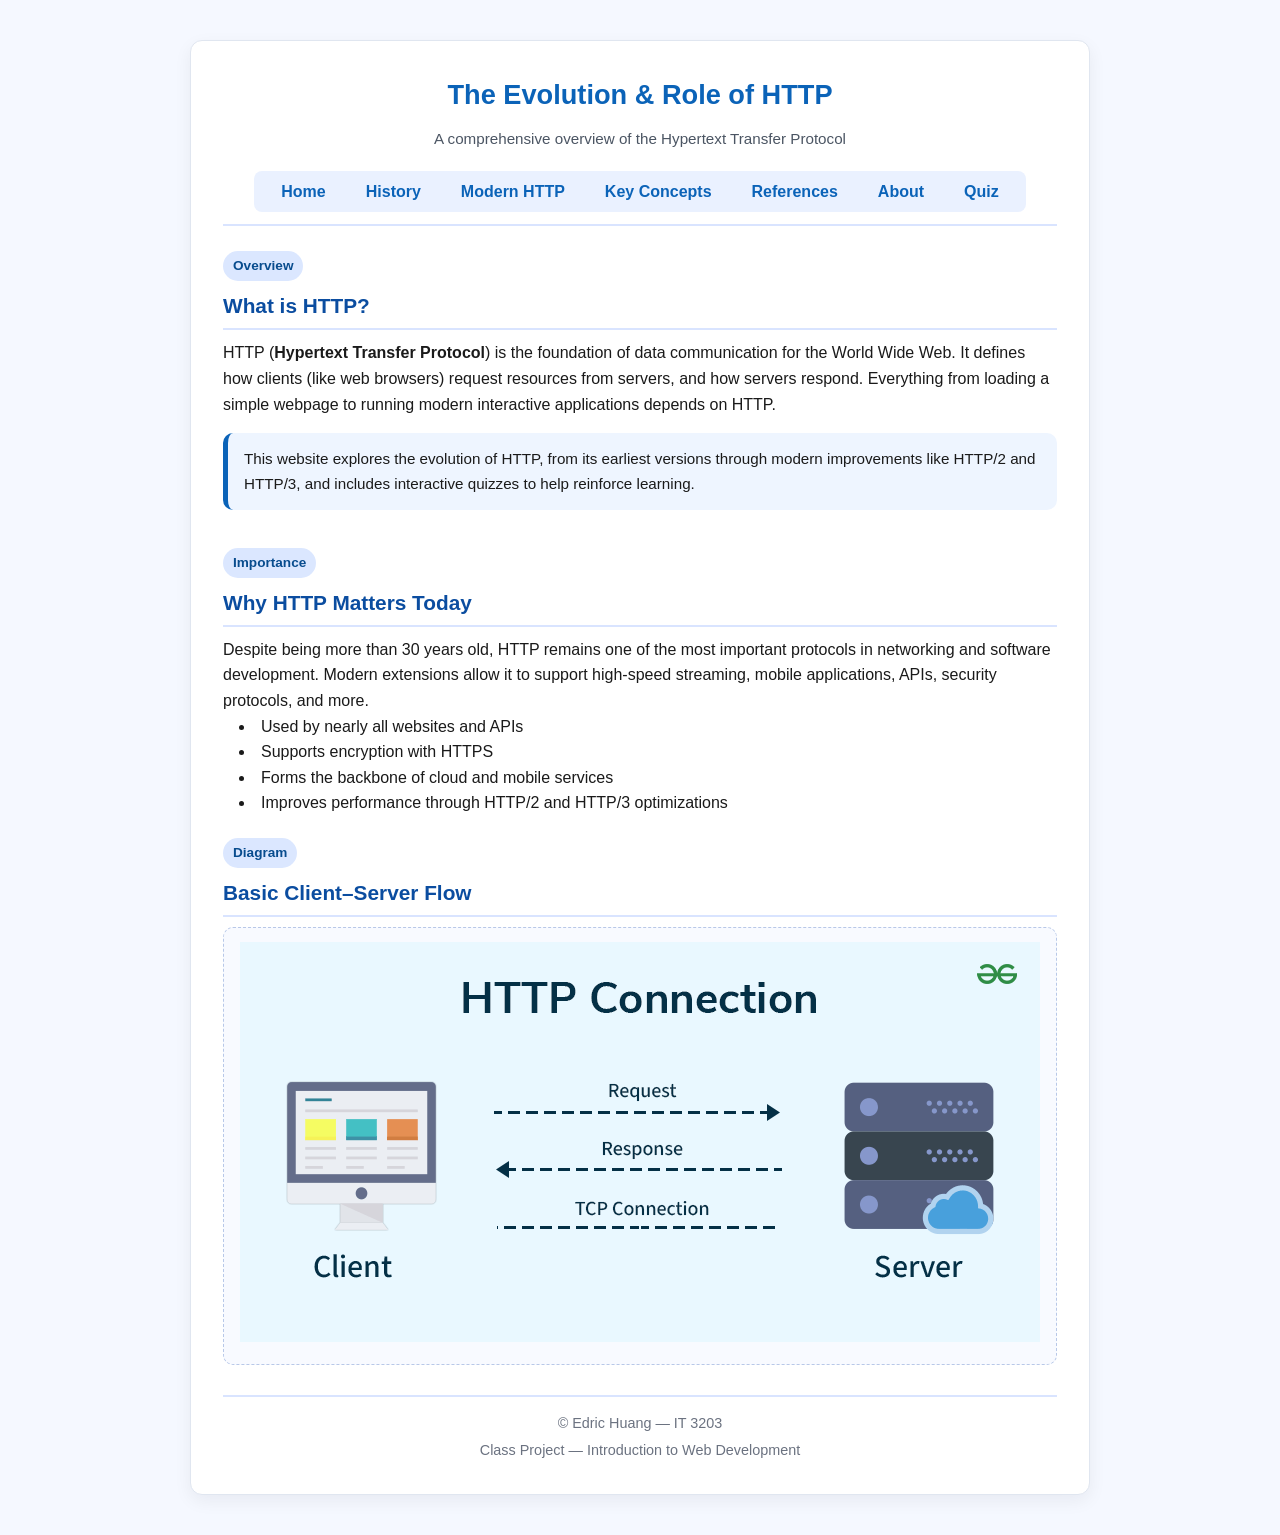
<file: Index.html>
<!doctype html>
<html lang="en">

<head>
  <meta charset="utf-8" />
  <meta name="viewport" content="width=device-width,initial-scale=1" />

  <!--
    index.html
    Home page for the HTTP project website.
    Provides an introduction, overview, and links to all other sections.
  -->

  <title>Home — Evolution & Role of HTTP</title>

  <!-- Link to main stylesheet -->
  <link rel="stylesheet" href="style.css">
</head>

<body>
  <!-- Main container limits the width and centers content -->
  <div class="container">

    <!-- ===========================
         HEADER & NAVIGATION SECTION
         Shows site title and navigation bar
    ============================ -->
    <header id="main-header">
      <h1 class="fade-in">The Evolution & Role of HTTP</h1>
      <p class="small fade-in">A comprehensive overview of the Hypertext Transfer Protocol</p>

      <!-- Primary navigation menu used on all pages -->
      <nav aria-label="Main site navigation">
        <ul>
          <li><a href="index.html">Home</a></li>
          <li><a href="history.html">History</a></li>
          <li><a href="modern.html">Modern HTTP</a></li>
          <li><a href="concepts.html">Key Concepts</a></li>
          <li><a href="references.html">References</a></li>
          <li><a href="about.html">About</a></li>
          <li><a href="quiz.html">Quiz</a></li>
        </ul>
      </nav>
    </header>


    <!-- ===========================
         MAIN CONTENT SECTION
         Introduces the topic of HTTP
    ============================ -->
    <main class="article">

      <!-- Intro Section -->
      <section class="fade-in">
        <span class="section-badge">Overview</span>
        <h2>What is HTTP?</h2>

        <p>
          HTTP (<strong>Hypertext Transfer Protocol</strong>) is the foundation of data communication for
          the World Wide Web. It defines how clients (like web browsers) request resources from servers,
          and how servers respond. Everything from loading a simple webpage to running modern interactive
          applications depends on HTTP.
        </p>

        <div class="info-box">
          This website explores the evolution of HTTP, from its earliest versions through modern
          improvements like HTTP/2 and HTTP/3, and includes interactive quizzes to help reinforce learning.
        </div>
      </section>


      <!-- Why HTTP Matters -->
      <section class="fade-in">
        <span class="section-badge">Importance</span>
        <h2>Why HTTP Matters Today</h2>

        <p>
          Despite being more than 30 years old, HTTP remains one of the most important protocols in
          networking and software development. Modern extensions allow it to support high-speed
          streaming, mobile applications, APIs, security protocols, and more.
        </p>

        <ul>
          <li>Used by nearly all websites and APIs</li>
          <li>Supports encryption with HTTPS</li>
          <li>Forms the backbone of cloud and mobile services</li>
          <li>Improves performance through HTTP/2 and HTTP/3 optimizations</li>
        </ul>
      </section>


      <!-- Diagram / Image Placeholder -->
      <section class="fade-in">
        <span class="section-badge">Diagram</span>
        <h2>Basic Client–Server Flow</h2>

        <div class="figure">
          <img src="1_x0CdGZPOsESRd7Brs_Pgtw.gif" alt="1_x0CdGZPOsESRd7Brs_Pgtw.gif" style="max-width:100%;height:auto;">
        </div>
      </section>

    </main>


    <!-- ===========================
         FOOTER SECTION
         Appears on all site pages
    ============================ -->
    <footer class="site-footer fade-in">
      <div class="small">© Edric Huang — IT 3203</div>
      <div class="small">
        Class Project — Introduction to Web Development
      </div>
    </footer>

  </div>
</body>

</html>
</file>
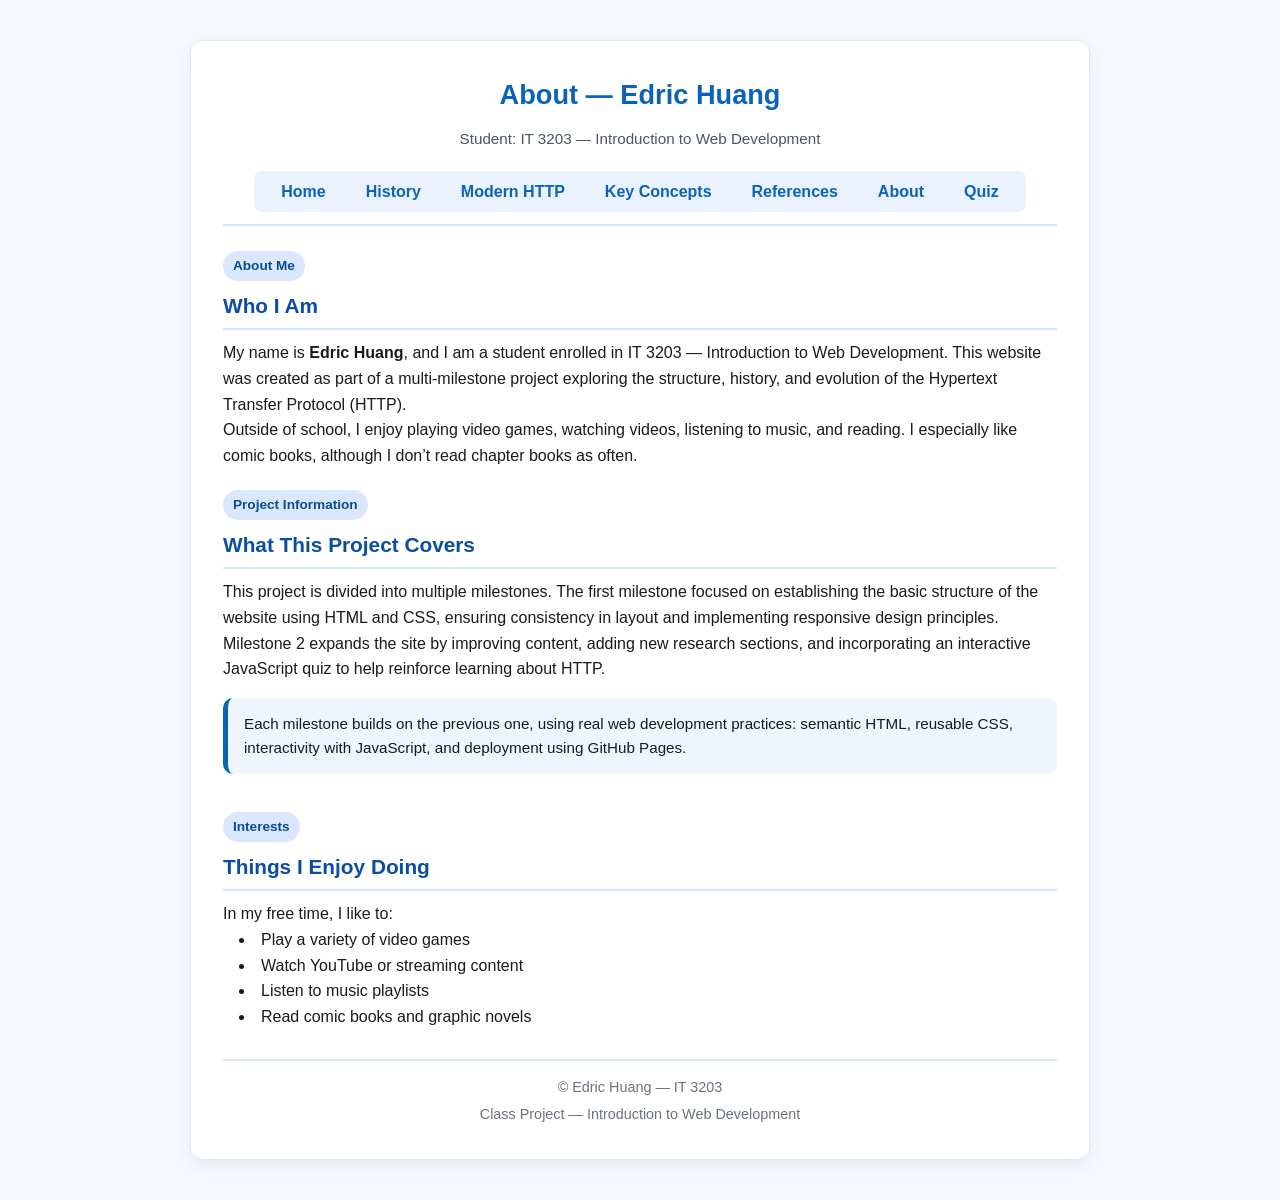
<file: About.html>
<!doctype html>
<html lang="en">

<head>
  <meta charset="utf-8" />
  <meta name="viewport" content="width=device-width,initial-scale=1" />

  <!--
    about.html
    Provides background about the student author (which is me) and explains the
    purpose of the project.
  -->

  <title>About — Edric Huang</title>

  <!-- Global stylesheet -->
  <link rel="stylesheet" href="style.css">
</head>

<body>
  <!-- Main layout wrapper -->
  <div class="container">

    <!-- ==========================================
         HEADER + NAVIGATION
    =========================================== -->
    <header id="main-header">
      <h1 class="fade-in">About — Edric Huang</h1>
      <p class="small fade-in">Student: IT 3203 — Introduction to Web Development</p>

      <!-- Site navigation shared across all pages -->
      <nav aria-label="Main site navigation">
        <ul>
          <li><a href="index.html">Home</a></li>
          <li><a href="history.html">History</a></li>
          <li><a href="modern.html">Modern HTTP</a></li>
          <li><a href="concepts.html">Key Concepts</a></li>
          <li><a href="references.html">References</a></li>
          <li><a href="about.html">About</a></li>
          <li><a href="quiz.html">Quiz</a></li>
        </ul>
      </nav>
    </header>


    <!-- ==========================================
         MAIN CONTENT AREA
         Includes author info + project background
    =========================================== -->
    <main class="article">

      <!-- About the author -->
      <section class="fade-in">
        <span class="section-badge">About Me</span>
        <h2>Who I Am</h2>

        <p>
          My name is <strong>Edric Huang</strong>, and I am a student enrolled in IT 3203 —
          Introduction to Web Development. This website was created as part of a multi-milestone
          project exploring the structure, history, and evolution of the Hypertext Transfer Protocol (HTTP).
        </p>

        <p>
          Outside of school, I enjoy playing video games, watching videos, listening to music, and reading.
          I especially like comic books, although I don’t read chapter books as often.
        </p>
      </section>


      <!-- Project details -->
      <section class="fade-in">
        <span class="section-badge">Project Information</span>
        <h2>What This Project Covers</h2>

        <p>
          This project is divided into multiple milestones. The first milestone focused on establishing
          the basic structure of the website using HTML and CSS, ensuring consistency in layout and
          implementing responsive design principles.
        </p>

        <p>
          Milestone 2 expands the site by improving content, adding new research sections,
          and incorporating an interactive JavaScript quiz to help reinforce learning about HTTP.
        </p>

        <div class="info-box">
          Each milestone builds on the previous one, using real web development practices:
          semantic HTML, reusable CSS, interactivity with JavaScript, and deployment using GitHub Pages.
        </div>
      </section>


      <!-- Extra personal interests section -->
      <section class="fade-in">
        <span class="section-badge">Interests</span>
        <h2>Things I Enjoy Doing</h2>

        <p>
          In my free time, I like to:
        </p>

        <ul>
          <li>Play a variety of video games</li>
          <li>Watch YouTube or streaming content</li>
          <li>Listen to music playlists</li>
          <li>Read comic books and graphic novels</li>
        </ul>
      </section>

    </main>


    <!-- ==========================================
         FOOTER
    =========================================== -->
    <footer class="site-footer fade-in">
      <div class="small">© Edric Huang — IT 3203</div>
      <div class="small">
        Class Project — Introduction to Web Development
      </div>
    </footer>

  </div>
</body>

</html>
</file>
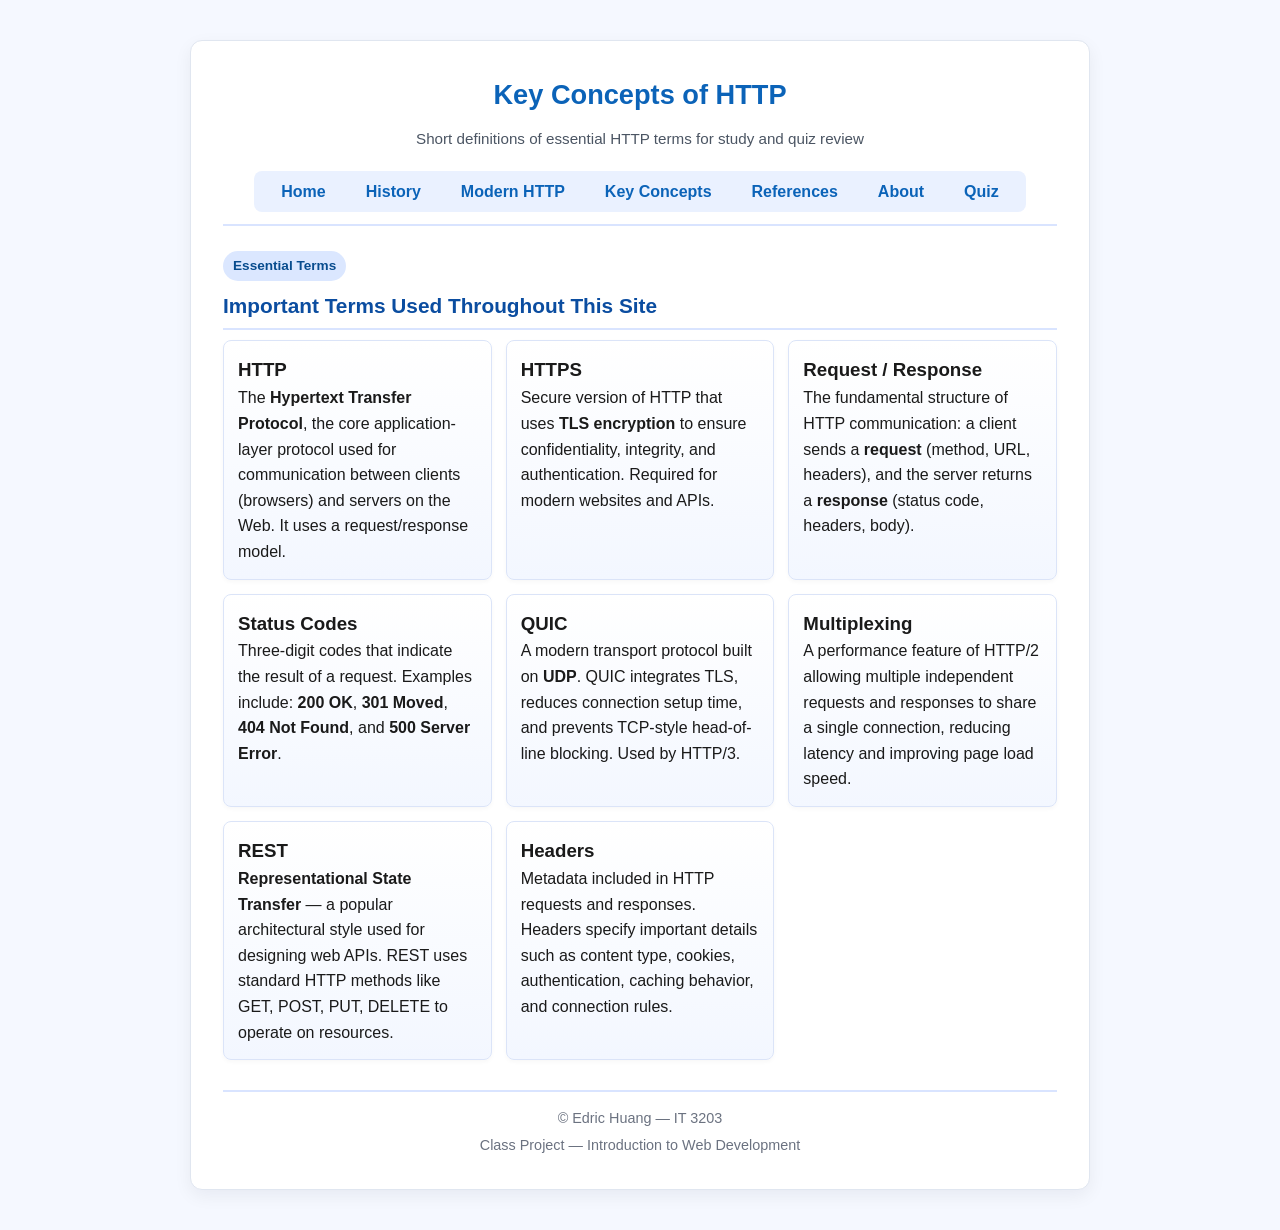
<file: concepts.html>
<!doctype html>
<html lang="en">

<head>
  <meta charset="utf-8" />
  <meta name="viewport" content="width=device-width,initial-scale=1" />

  <!--
    concepts.html
    Provides key vocabulary and foundational concepts related to HTTP.
  -->

  <title>Key Concepts — HTTP Fundamentals</title>

  <!-- Global stylesheet -->
  <link rel="stylesheet" href="style.css">
</head>

<body>
  <!-- Page container for layout and centering -->
  <div class="container">

    <!-- ==========================================
         HEADER + NAVIGATION
    =========================================== -->
    <header id="main-header">
      <h1 class="fade-in">Key Concepts of HTTP</h1>
      <p class="small fade-in">Short definitions of essential HTTP terms for study and quiz review</p>

      <nav aria-label="Main site navigation">
        <ul>
          <li><a href="index.html">Home</a></li>
          <li><a href="history.html">History</a></li>
          <li><a href="modern.html">Modern HTTP</a></li>
          <li><a href="concepts.html">Key Concepts</a></li>
          <li><a href="references.html">References</a></li>
          <li><a href="about.html">About</a></li>
          <li><a href="quiz.html">Quiz</a></li>
        </ul>
      </nav>
    </header>


    <!-- ==========================================
         MAIN CONTENT AREA
         Presents key definitions in card layout grid.
    =========================================== -->
    <main class="article">

      <section class="fade-in">
        <span class="section-badge">Essential Terms</span>
        <h2>Important Terms Used Throughout This Site</h2>

        <!-- Grid layout for concept cards -->
        <div class="concepts-grid">

          <!-- Each card explains one HTTP-related term -->

          <div class="concept-card fade-in">
            <h3>HTTP</h3>
            <p>
              The <strong>Hypertext Transfer Protocol</strong>, the core application-layer protocol used for
              communication between clients (browsers) and servers on the Web. It uses a request/response model.
            </p>
          </div>

          <div class="concept-card fade-in">
            <h3>HTTPS</h3>
            <p>
              Secure version of HTTP that uses <strong>TLS encryption</strong> to ensure confidentiality,
              integrity, and authentication. Required for modern websites and APIs.
            </p>
          </div>

          <div class="concept-card fade-in">
            <h3>Request / Response</h3>
            <p>
              The fundamental structure of HTTP communication: a client sends a <strong>request</strong>
              (method, URL, headers), and the server returns a <strong>response</strong> (status code, headers, body).
            </p>
          </div>

          <div class="concept-card fade-in">
            <h3>Status Codes</h3>
            <p>
              Three-digit codes that indicate the result of a request. Examples include:
              <strong>200 OK</strong>, <strong>301 Moved</strong>, <strong>404 Not Found</strong>,
              and <strong>500 Server Error</strong>.
            </p>
          </div>

          <div class="concept-card fade-in">
            <h3>QUIC</h3>
            <p>
              A modern transport protocol built on <strong>UDP</strong>. QUIC integrates TLS, reduces
              connection setup time, and prevents TCP-style head-of-line blocking. Used by HTTP/3.
            </p>
          </div>

          <div class="concept-card fade-in">
            <h3>Multiplexing</h3>
            <p>
              A performance feature of HTTP/2 allowing multiple independent requests and responses to
              share a single connection, reducing latency and improving page load speed.
            </p>
          </div>

          <div class="concept-card fade-in">
            <h3>REST</h3>
            <p>
              <strong>Representational State Transfer</strong> — a popular architectural style used for
              designing web APIs. REST uses standard HTTP methods like GET, POST, PUT, DELETE to operate on resources.
            </p>
          </div>

          <!-- Additional card for completeness -->
          <div class="concept-card fade-in">
            <h3>Headers</h3>
            <p>
              Metadata included in HTTP requests and responses. Headers specify important details such as
              content type, cookies, authentication, caching behavior, and connection rules.
            </p>
          </div>

        </div>
      </section>

    </main>


    <!-- ==========================================
         FOOTER
    =========================================== -->
    <footer class="site-footer fade-in">
      <div class="small">© Edric Huang — IT 3203</div>
      <div class="small">
        Class Project — Introduction to Web Development
      </div>
    </footer>

  </div>
</body>

</html>
</file>
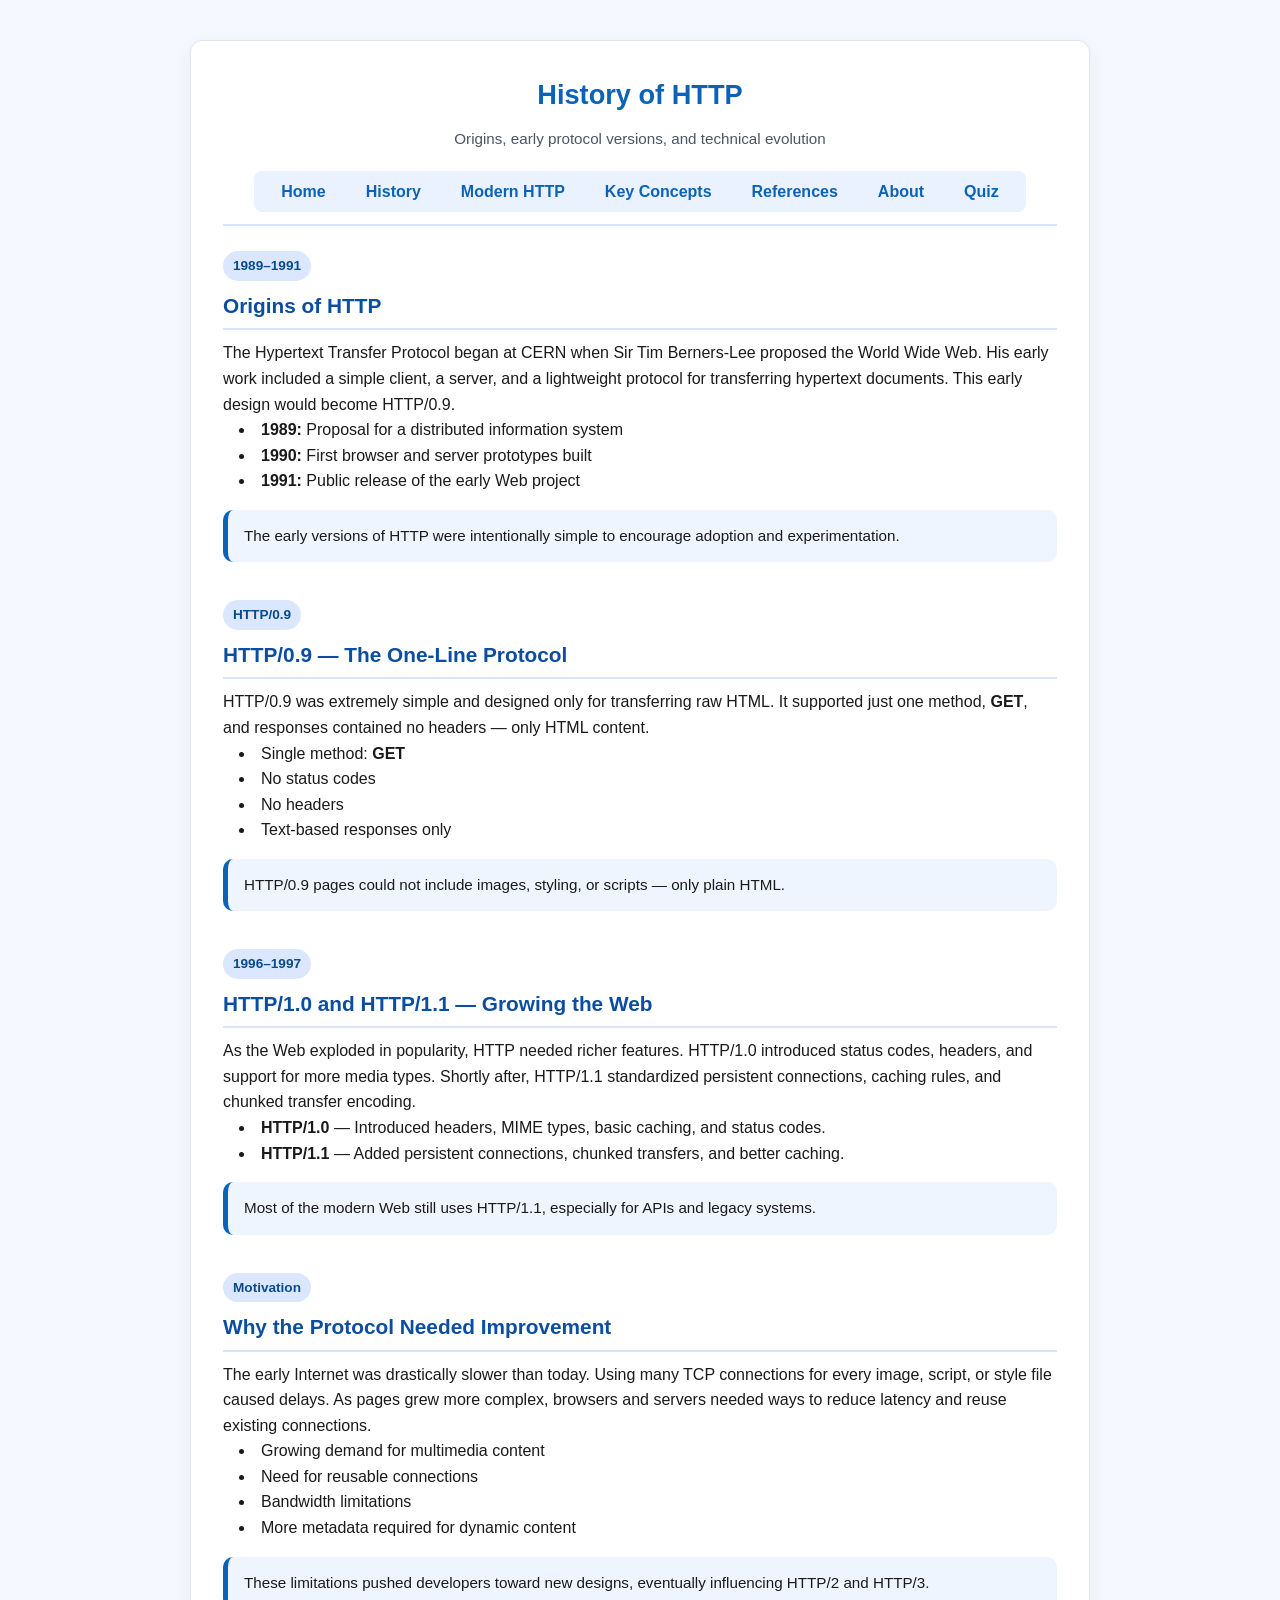
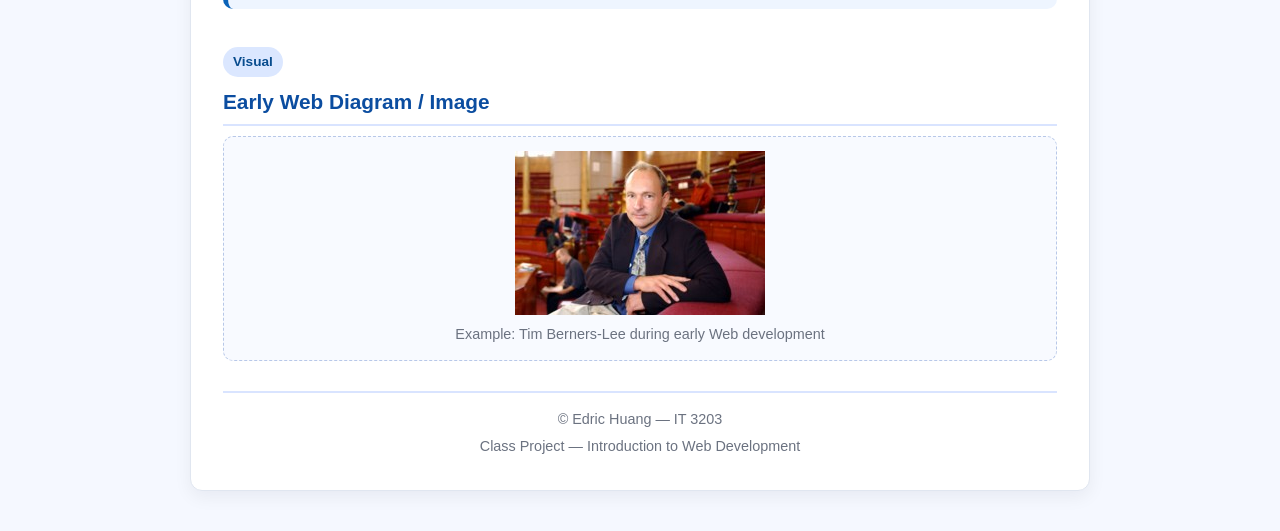
<file: Concepts.html>
<!doctype html>
<html lang="en">

<head>
  <meta charset="utf-8" />
  <meta name="viewport" content="width=device-width,initial-scale=1" />

  <!--
    history.html
    Explains the origins and evolution of early HTTP versions.
  -->

  <title>History of HTTP — Early Development & Versions</title>

  <!-- Link to global stylesheet -->
  <link rel="stylesheet" href="style.css">
</head>

<body>
  <div class="container">

    <!-- ==========================================
         HEADER SECTION
         Title + Navigation menu 
    =========================================== -->
    <header id="main-header">
      <h1 class="fade-in">History of HTTP</h1>
      <p class="small fade-in">Origins, early protocol versions, and technical evolution</p>

      <!-- Full navigation bar -->
      <nav aria-label="Main site navigation">
        <ul>
          <li><a href="index.html">Home</a></li>
          <li><a href="history.html">History</a></li>
          <li><a href="modern.html">Modern HTTP</a></li>
          <li><a href="concepts.html">Key Concepts</a></li>
          <li><a href="references.html">References</a></li>
          <li><a href="about.html">About</a></li>
          <li><a href="quiz.html">Quiz</a></li>
        </ul>
      </nav>
    </header>


    <!-- ==========================================
         MAIN CONTENT AREA
         Covers HTTP/0.9, HTTP/1.0, HTTP/1.1
    =========================================== -->
    <main class="article">

      <!-- Origins -->
      <section class="fade-in">
        <span class="section-badge">1989–1991</span>
        <h2>Origins of HTTP</h2>

        <!-- Introductory paragraph describing early development -->
        <p>
          The Hypertext Transfer Protocol began at CERN when Sir Tim Berners-Lee proposed the World Wide Web.
          His early work included a simple client, a server, and a lightweight protocol for transferring hypertext
          documents. This early design would become HTTP/0.9.
        </p>

        <ul>
          <li><strong>1989:</strong> Proposal for a distributed information system</li>
          <li><strong>1990:</strong> First browser and server prototypes built</li>
          <li><strong>1991:</strong> Public release of the early Web project</li>
        </ul>

        <div class="info-box">
          The early versions of HTTP were intentionally simple to encourage adoption and experimentation.
        </div>
      </section>


      <!-- HTTP/0.9 -->
      <section class="fade-in">
        <span class="section-badge">HTTP/0.9</span>
        <h2>HTTP/0.9 — The One-Line Protocol</h2>

        <p>
          HTTP/0.9 was extremely simple and designed only for transferring raw HTML. It supported just one method,
          <strong>GET</strong>, and responses contained no headers — only HTML content.
        </p>

        <ul>
          <li>Single method: <strong>GET</strong></li>
          <li>No status codes</li>
          <li>No headers</li>
          <li>Text-based responses only</li>
        </ul>

        <div class="info-box">
          HTTP/0.9 pages could not include images, styling, or scripts — only plain HTML.
        </div>
      </section>


      <!-- HTTP/1.0 + HTTP/1.1 -->
      <section class="fade-in">
        <span class="section-badge">1996–1997</span>
        <h2>HTTP/1.0 and HTTP/1.1 — Growing the Web</h2>

        <p>
          As the Web exploded in popularity, HTTP needed richer features. HTTP/1.0 introduced status codes,
          headers, and support for more media types. Shortly after, HTTP/1.1 standardized persistent connections,
          caching rules, and chunked transfer encoding.
        </p>

        <ul>
          <li><strong>HTTP/1.0</strong> — Introduced headers, MIME types, basic caching, and status codes.</li>
          <li><strong>HTTP/1.1</strong> — Added persistent connections, chunked transfers, and better caching.</li>
        </ul>

        <div class="info-box">
          Most of the modern Web still uses HTTP/1.1, especially for APIs and legacy systems.
        </div>
      </section>


      <!-- Why the protocol changed -->
      <section class="fade-in">
        <span class="section-badge">Motivation</span>
        <h2>Why the Protocol Needed Improvement</h2>

        <p>
          The early Internet was drastically slower than today. Using many TCP connections for every image,
          script, or style file caused delays. As pages grew more complex, browsers and servers needed ways
          to reduce latency and reuse existing connections.
        </p>

        <ul>
          <li>Growing demand for multimedia content</li>
          <li>Need for reusable connections</li>
          <li>Bandwidth limitations</li>
          <li>More metadata required for dynamic content</li>
        </ul>

        <div class="info-box">
          These limitations pushed developers toward new designs, eventually influencing HTTP/2 and HTTP/3.
        </div>
      </section>


      <!-- Image placeholder -->
      <section class="fade-in">
        <span class="section-badge">Visual</span>
        <h2>Early Web Diagram / Image</h2>

        <div class="figure">
          <!-- place Image/folder picture related here -->
          <img src="2001-europaeum-eighth.jpg" alt="Historical photo placeholder" style="max-width:100%;height:auto;">
          <p class="small">Example: Tim Berners-Lee during early Web development</p>
        </div>
      </section>

    </main>


    <!-- ==========================================
         FOOTER
    =========================================== -->
    <footer class="site-footer fade-in">
      <div class="small">© Edric Huang — IT 3203</div>
      <div class="small">
        Class Project — Introduction to Web Development
      </div>
    </footer>

  </div>
</body>

</html>
</file>
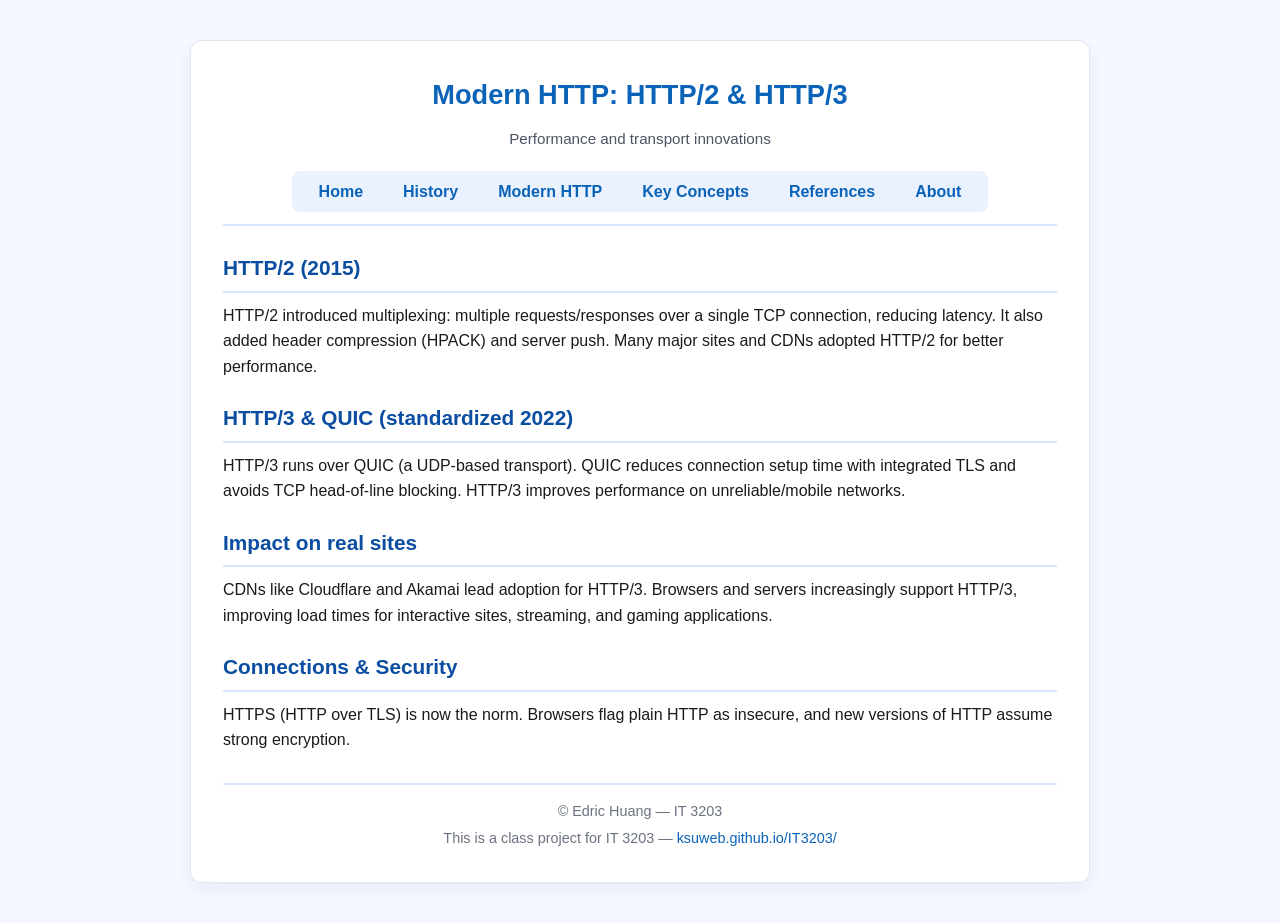
<file: Modern.html>
<!doctype html>
<html lang="en">
<head>
  <meta charset="utf-8" />
  <meta name="viewport" content="width=device-width,initial-scale=1" />
  <title>Modern HTTP — HTTP/2 & HTTP/3</title>
  <link rel="stylesheet" href="style.css">
</head>
<body>
  <div class="container">
    <header id="main-header">
      <h1>Modern HTTP: HTTP/2 & HTTP/3</h1>
      <p class="small">Performance and transport innovations</p>

      <nav aria-label="Main site navigation">
        <ul>
          <li><a href="index.html">Home</a></li>
          <li><a href="history.html">History</a></li>
          <li><a href="modern.html">Modern HTTP</a></li>
          <li><a href="concepts.html">Key Concepts</a></li>
          <li><a href="references.html">References</a></li>
          <li><a href="about.html">About</a></li>
        </ul>
      </nav>
    </header>

    <main class="article">
      <section>
        <h2>HTTP/2 (2015)</h2>
        <p>
          HTTP/2 introduced multiplexing: multiple requests/responses over a single TCP connection, reducing latency.
          It also added header compression (HPACK) and server push. Many major sites and CDNs adopted HTTP/2 for better performance.
        </p>
      </section>

      <section>
        <h2>HTTP/3 & QUIC (standardized 2022)</h2>
        <p>
          HTTP/3 runs over QUIC (a UDP-based transport). QUIC reduces connection setup time with integrated TLS and avoids TCP head-of-line blocking.
          HTTP/3 improves performance on unreliable/mobile networks.
        </p>
      </section>

      <section>
        <h2>Impact on real sites</h2>
        <p>
          CDNs like Cloudflare and Akamai lead adoption for HTTP/3. Browsers and servers increasingly support HTTP/3, improving load times for interactive sites,
          streaming, and gaming applications.
        </p>
      </section>

      <section>
        <h2>Connections & Security</h2>
        <p>
          HTTPS (HTTP over TLS) is now the norm. Browsers flag plain HTTP as insecure, and new versions of HTTP assume strong encryption.
        </p>
      </section>
    </main>

    <footer class="site-footer">
      <div class="small">© Edric Huang — IT 3203</div>
      <div class="small">
        This is a class project for IT 3203 — <a href="https://ksuweb.github.io/IT3203/" target="_blank" rel="noopener">ksuweb.github.io/IT3203/</a>
      </div>
    </footer>
  </div>
</body>
</html>
</file>
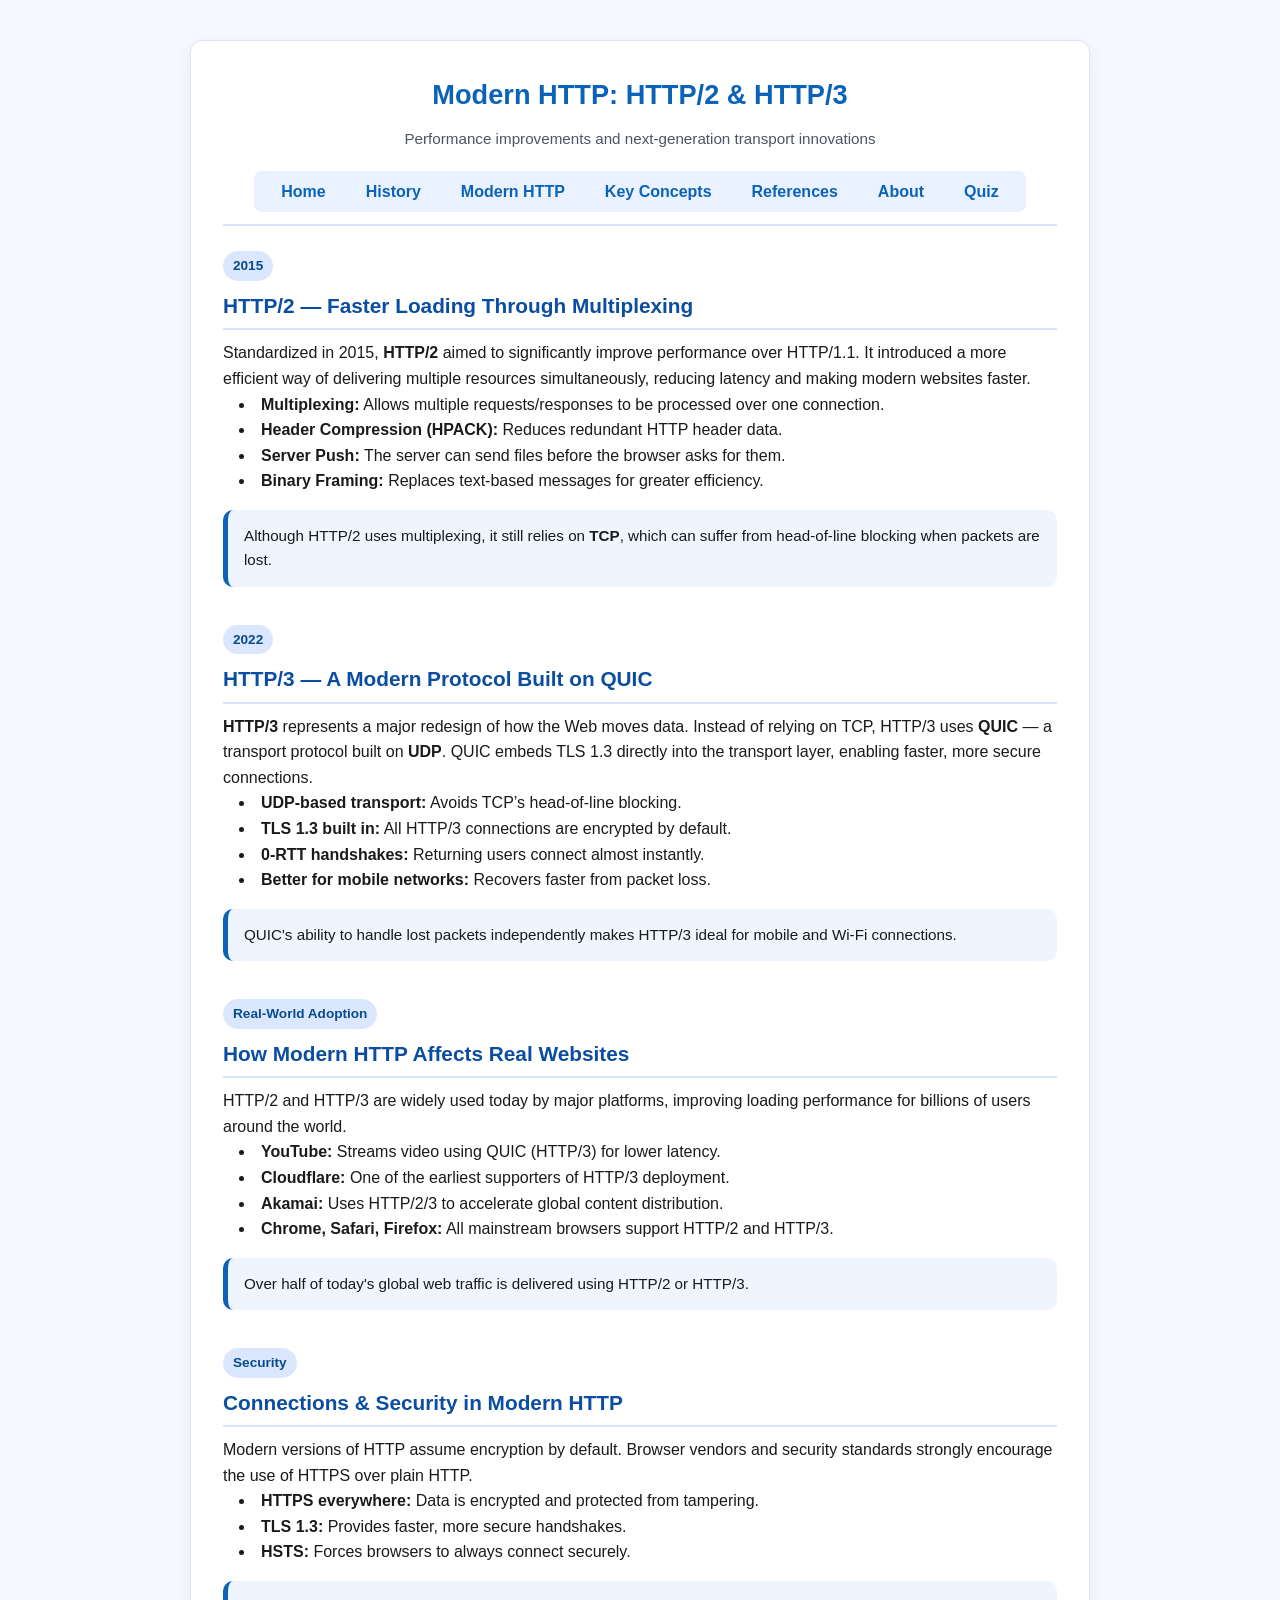
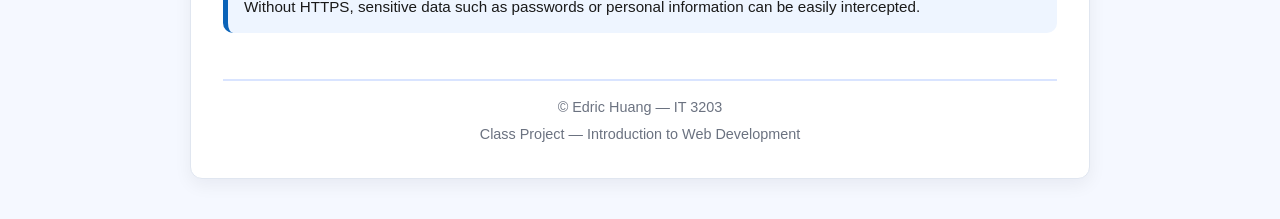
<file: modern.html>
<!doctype html>
<html lang="en">

<head>
  <meta charset="utf-8" />
  <meta name="viewport" content="width=device-width,initial-scale=1" />

  <!--
    modern.html
    Explains modern versions of HTTP (HTTP/2 and HTTP/3),
    including performance improvements and security enhancements.
  -->

  <title>Modern HTTP — HTTP/2 & HTTP/3</title>

  <!-- Global stylesheet -->
  <link rel="stylesheet" href="style.css">
</head>

<body>
  <div class="container">

    <!-- ==========================================
         HEADER AREA
         Page title + navigation bar reused on all pages
    =========================================== -->
    <header id="main-header">
      <h1 class="fade-in">Modern HTTP: HTTP/2 & HTTP/3</h1>
      <p class="small fade-in">Performance improvements and next-generation transport innovations</p>

      <nav aria-label="Main site navigation">
        <ul>
          <li><a href="index.html">Home</a></li>
          <li><a href="history.html">History</a></li>
          <li><a href="modern.html">Modern HTTP</a></li>
          <li><a href="concepts.html">Key Concepts</a></li>
          <li><a href="references.html">References</a></li>
          <li><a href="about.html">About</a></li>
          <li><a href="quiz.html">Quiz</a></li>
        </ul>
      </nav>
    </header>


    <!-- ==========================================
         MAIN CONTENT AREA
         Covers HTTP/2 and HTTP/3 in detail
    =========================================== -->
    <main class="article">

      <!-- ========= HTTP/2 Section ========= -->
      <section class="fade-in">
        <!-- Badge used for timeline labeling -->
        <span class="section-badge">2015</span>
        <h2>HTTP/2 — Faster Loading Through Multiplexing</h2>

        <!-- Description of HTTP/2 features -->
        <p>
          Standardized in 2015, <strong>HTTP/2</strong> aimed to significantly improve performance over
          HTTP/1.1. It introduced a more efficient way of delivering multiple resources simultaneously,
          reducing latency and making modern websites faster.
        </p>

        <!-- Bullet points explaining each improvement -->
        <ul>
          <li><strong>Multiplexing:</strong> Allows multiple requests/responses to be processed over one connection.</li>
          <li><strong>Header Compression (HPACK):</strong> Reduces redundant HTTP header data.</li>
          <li><strong>Server Push:</strong> The server can send files before the browser asks for them.</li>
          <li><strong>Binary Framing:</strong> Replaces text-based messages for greater efficiency.</li>
        </ul>

        <!-- Highlight box -->
        <div class="info-box fade-in">
          Although HTTP/2 uses multiplexing, it still relies on <strong>TCP</strong>, which can suffer
          from head-of-line blocking when packets are lost.
        </div>
      </section>


      <!-- ========= HTTP/3 Section ========= -->
      <section class="fade-in">
        <span class="section-badge">2022</span>
        <h2>HTTP/3 — A Modern Protocol Built on QUIC</h2>

        <p>
          <strong>HTTP/3</strong> represents a major redesign of how the Web moves data. Instead of relying on
          TCP, HTTP/3 uses <strong>QUIC</strong> — a transport protocol built on <strong>UDP</strong>.
          QUIC embeds TLS 1.3 directly into the transport layer, enabling faster, more secure connections.
        </p>

        <ul>
          <li><strong>UDP-based transport:</strong> Avoids TCP’s head-of-line blocking.</li>
          <li><strong>TLS 1.3 built in:</strong> All HTTP/3 connections are encrypted by default.</li>
          <li><strong>0-RTT handshakes:</strong> Returning users connect almost instantly.</li>
          <li><strong>Better for mobile networks:</strong> Recovers faster from packet loss.</li>
        </ul>

        <div class="info-box fade-in">
          QUIC's ability to handle lost packets independently makes HTTP/3 ideal for mobile and Wi-Fi connections.
        </div>
      </section>


      <!-- ========= Real-World Adoption ========= -->
      <section class="fade-in">
        <span class="section-badge">Real-World Adoption</span>
        <h2>How Modern HTTP Affects Real Websites</h2>

        <p>
          HTTP/2 and HTTP/3 are widely used today by major platforms, improving loading performance for billions
          of users around the world.
        </p>

        <ul>
          <li><strong>YouTube:</strong> Streams video using QUIC (HTTP/3) for lower latency.</li>
          <li><strong>Cloudflare:</strong> One of the earliest supporters of HTTP/3 deployment.</li>
          <li><strong>Akamai:</strong> Uses HTTP/2/3 to accelerate global content distribution.</li>
          <li><strong>Chrome, Safari, Firefox:</strong> All mainstream browsers support HTTP/2 and HTTP/3.</li>
        </ul>

        <div class="info-box fade-in">
          Over half of today's global web traffic is delivered using HTTP/2 or HTTP/3.
        </div>
      </section>


      <!-- ========= Security Section ========= -->
      <section class="fade-in">
        <span class="section-badge">Security</span>
        <h2>Connections & Security in Modern HTTP</h2>

        <p>
          Modern versions of HTTP assume encryption by default. Browser vendors and security standards strongly
          encourage the use of HTTPS over plain HTTP.
        </p>

        <ul>
          <li><strong>HTTPS everywhere:</strong> Data is encrypted and protected from tampering.</li>
          <li><strong>TLS 1.3:</strong> Provides faster, more secure handshakes.</li>
          <li><strong>HSTS:</strong> Forces browsers to always connect securely.</li>
        </ul>

        <div class="info-box fade-in">
          Without HTTPS, sensitive data such as passwords or personal information can be easily intercepted.
        </div>
      </section>

    </main>


    <!-- ==========================================
         FOOTER AREA
    =========================================== -->
    <footer class="site-footer fade-in">
      <div class="small">© Edric Huang — IT 3203</div>
      <div class="small">
        Class Project — Introduction to Web Development
      </div>
    </footer>

  </div>
</body>

</html>
</file>
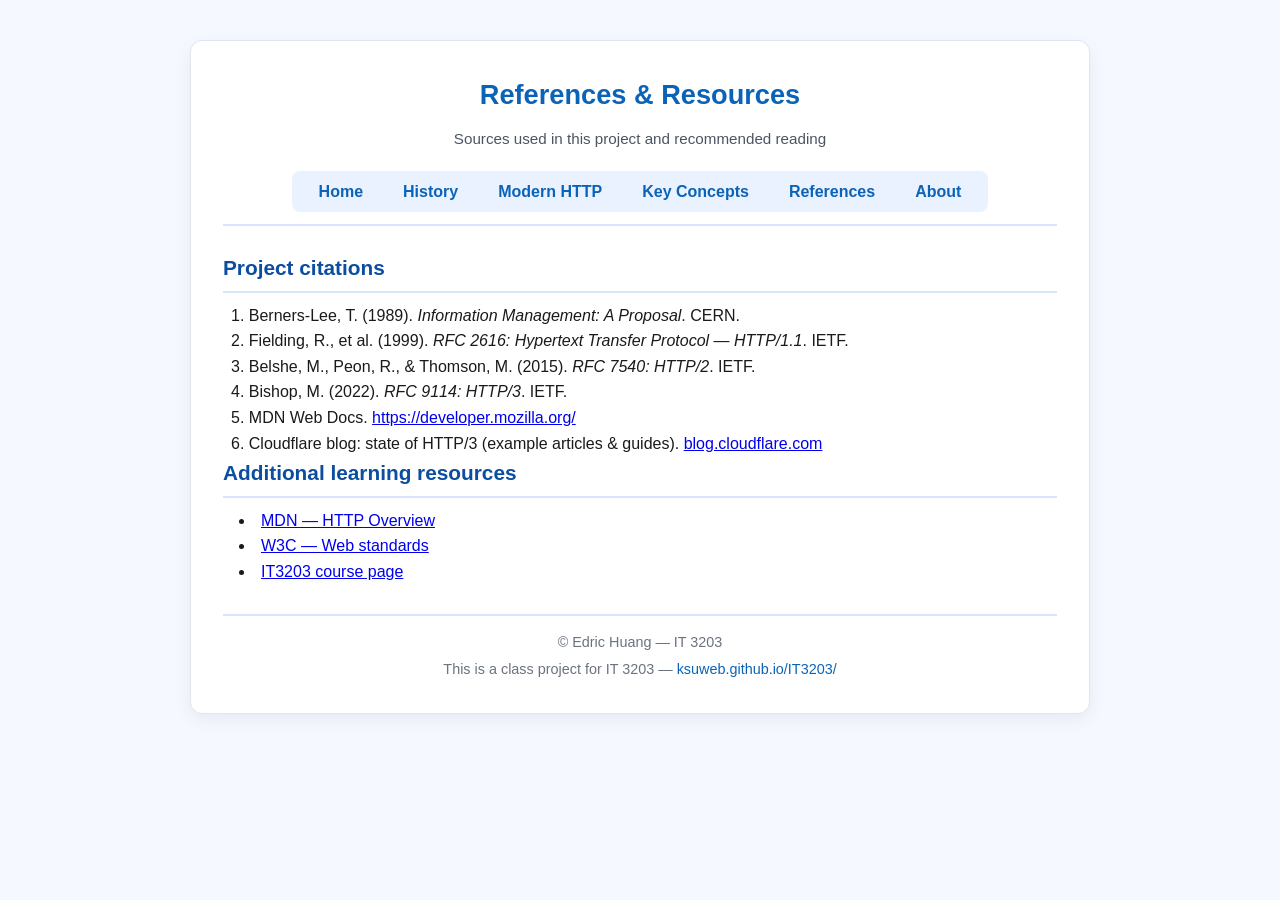
<file: References.html>
<!doctype html>
<html lang="en">
<head>
  <meta charset="utf-8" />
  <meta name="viewport" content="width=device-width,initial-scale=1" />
  <title>References and Resources — HTTP</title>
  <link rel="stylesheet" href="style.css">
</head>
<body>
  <div class="container">
    <header id="main-header">
      <h1>References & Resources</h1>
      <p class="small">Sources used in this project and recommended reading</p>

      <nav aria-label="Main site navigation">
        <ul>
          <li><a href="index.html">Home</a></li>
          <li><a href="history.html">History</a></li>
          <li><a href="modern.html">Modern HTTP</a></li>
          <li><a href="concepts.html">Key Concepts</a></li>
          <li><a href="references.html">References</a></li>
          <li><a href="about.html">About</a></li>
        </ul>
      </nav>
    </header>

    <main class="article">
      <section>
        <h2>Project citations</h2>
        <ol>
          <li>
            Berners-Lee, T. (1989). <em>Information Management: A Proposal</em>. CERN.
          </li>
          <li>
            Fielding, R., et al. (1999). <em>RFC 2616: Hypertext Transfer Protocol — HTTP/1.1</em>. IETF.
          </li>
          <li>
            Belshe, M., Peon, R., & Thomson, M. (2015). <em>RFC 7540: HTTP/2</em>. IETF.
          </li>
          <li>
            Bishop, M. (2022). <em>RFC 9114: HTTP/3</em>. IETF.
          </li>
          <li>
            MDN Web Docs. <a href="https://developer.mozilla.org" target="_blank" rel="noopener">https://developer.mozilla.org/</a>
          </li>
          <li>
            Cloudflare blog: state of HTTP/3 (example articles & guides). <a href="https://blog.cloudflare.com" target="_blank" rel="noopener">blog.cloudflare.com</a>
          </li>
        </ol>

        <h2>Additional learning resources</h2>
        <ul>
          <li><a href="https://developer.mozilla.org/en-US/docs/Web/HTTP/Overview" target="_blank" rel="noopener">MDN — HTTP Overview</a></li>
          <li><a href="https://w3c.github.io" target="_blank" rel="noopener">W3C — Web standards</a></li>
          <li><a href="https://ksuweb.github.io/IT3203/" target="_blank" rel="noopener">IT3203 course page</a></li>
        </ul>
      </section>
    </main>

    <footer class="site-footer">
      <div class="small">© Edric Huang — IT 3203</div>
      <div class="small">
        This is a class project for IT 3203 — <a href="https://ksuweb.github.io/IT3203/" target="_blank" rel="noopener">ksuweb.github.io/IT3203/</a>
      </div>
    </footer>
  </div>
</body>
</html>
</file>
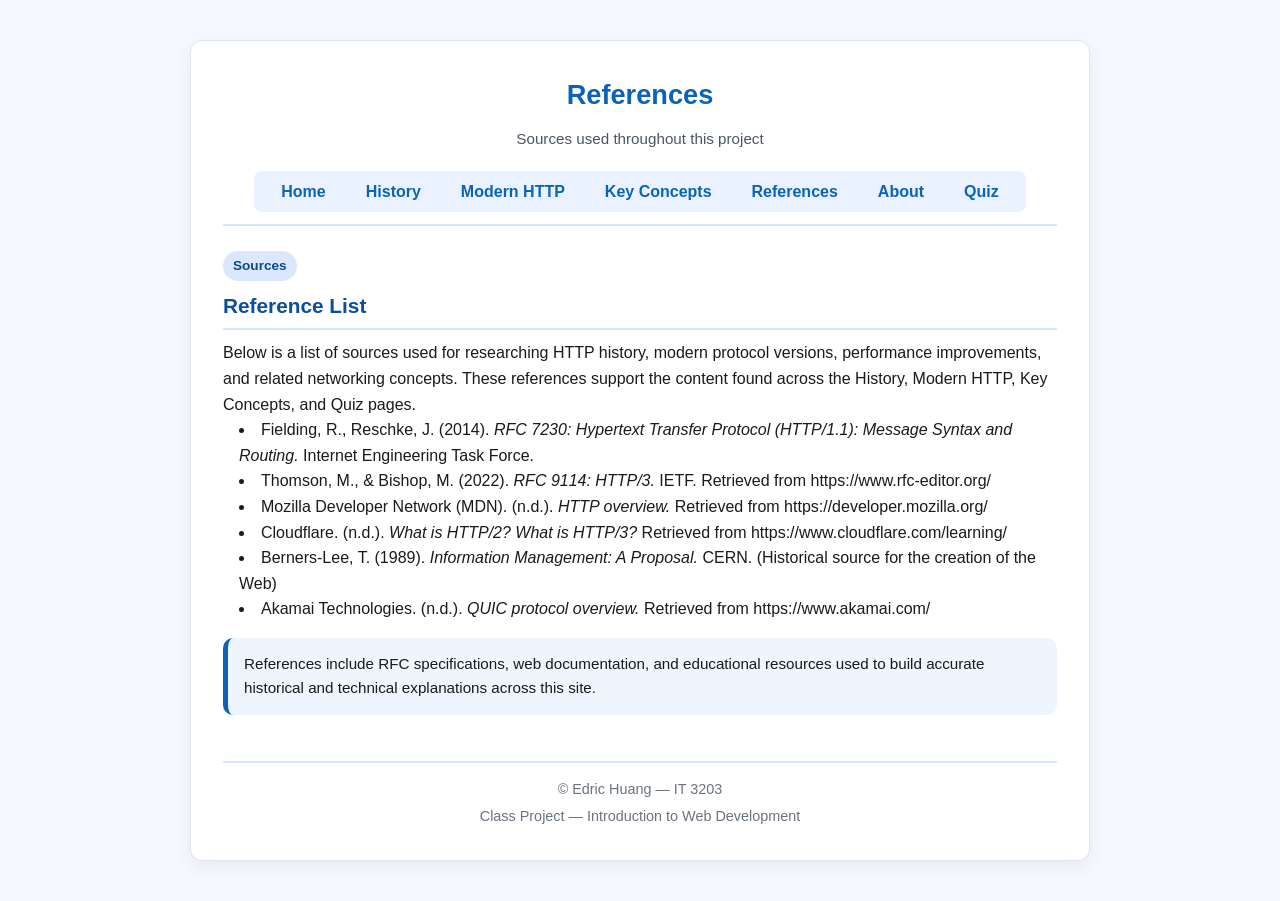
<file: references.html>
<!doctype html>
<html lang="en">

<head>
  <meta charset="utf-8" />
  <meta name="viewport" content="width=device-width, initial-scale=1">

  <!--
    references.html
    Contains all sources used in the project.
    Includes APA-style citations and web references.
  -->

  <title>References — HTTP Research Sources</title>

  <!-- Global CSS -->
  <link rel="stylesheet" href="style.css">
</head>

<body>
  <!-- Main page wrapper -->
  <div class="container">

    <!-- ==========================================
         HEADER + NAVIGATION
    =========================================== -->
    <header id="main-header">
      <h1 class="fade-in">References</h1>
      <p class="small fade-in">Sources used throughout this project</p>

      <!-- Shared site navigation -->
      <nav aria-label="Main site navigation">
        <ul>
          <li><a href="index.html">Home</a></li>
          <li><a href="history.html">History</a></li>
          <li><a href="modern.html">Modern HTTP</a></li>
          <li><a href="concepts.html">Key Concepts</a></li>
          <li><a href="references.html">References</a></li>
          <li><a href="about.html">About</a></li>
          <li><a href="quiz.html">Quiz</a></li>
        </ul>
      </nav>
    </header>


    <!-- ==========================================
         MAIN CONTENT — APA-style reference list
    =========================================== -->
    <main class="article">

      <section class="fade-in">
        <span class="section-badge">Sources</span>
        <h2>Reference List</h2>

        <!-- Explanation paragraph -->
        <p>
          Below is a list of sources used for researching HTTP history, modern protocol versions,
          performance improvements, and related networking concepts. These references support
          the content found across the History, Modern HTTP, Key Concepts, and Quiz pages.
        </p>

        <!-- Actual reference entries -->
        <ul class="reference-list">

          <!-- Example official RFC source -->
          <li>
            Fielding, R., Reschke, J. (2014). <em>RFC 7230: Hypertext Transfer Protocol (HTTP/1.1): Message Syntax and Routing.</em>
            Internet Engineering Task Force.
          </li>

          <li>
            Thomson, M., & Bishop, M. (2022). <em>RFC 9114: HTTP/3.</em> IETF.  
            Retrieved from https://www.rfc-editor.org/
          </li>

          <!-- Educational sources -->
          <li>
            Mozilla Developer Network (MDN). (n.d.). <em>HTTP overview.</em>  
            Retrieved from https://developer.mozilla.org/
          </li>

          <li>
            Cloudflare. (n.d.). <em>What is HTTP/2? What is HTTP/3?</em>  
            Retrieved from https://www.cloudflare.com/learning/
          </li>

          <li>
            Berners-Lee, T. (1989). <em>Information Management: A Proposal.</em> CERN.  
            (Historical source for the creation of the Web)
          </li>

          <li>
            Akamai Technologies. (n.d.). <em>QUIC protocol overview.</em>  
            Retrieved from https://www.akamai.com/
          </li>

        </ul>

        <div class="info-box">
          References include RFC specifications, web documentation, and educational resources
          used to build accurate historical and technical explanations across this site.
        </div>
      </section>

    </main>


    <!-- ==========================================
         FOOTER
    =========================================== -->
    <footer class="site-footer fade-in">
      <div class="small">© Edric Huang — IT 3203</div>
      <div class="small">Class Project — Introduction to Web Development</div>
    </footer>

  </div>
</body>

</html>
</file>
<file: style.css>
/* ============================================================
   style.css — FULLY REWORKED + COMMENTED
   Author: Edric Huang
   Course: IT 3203 — Intro to Web Development
   Milestone 2 — Clean, Modern, Responsive Design

   This stylesheet defines the entire look-and-feel of the site.
   Includes:
   • Global reset
   • Layout and typography
   • Navigation bar
   • Responsive container
   • Section badges, info-boxes
   • Animations
   • Grid for Key Concepts
   • Table styling
   • Footer styling
   ============================================================ */


/* ============================================================
   1. GLOBAL RESET & BASE SETTINGS
   ============================================================ */

* {
  margin: 0;
  padding: 0;
  box-sizing: border-box;
}

html, body {
  font-family: "Segoe UI", Roboto, Arial, sans-serif;
  background: #f5f8ff;       /* Site-wide light blue background */
  color: #1a1a1a;            /* Standard text color */
  line-height: 1.6;
  min-height: 100%;
}


/* ============================================================
   2. MAIN PAGE CONTAINER
   ============================================================ */

.container {
  width: min(900px, 92%);
  margin: 40px auto;
  padding: 32px;
  background: #ffffff;
  border: 1px solid #e0e6f0;
  border-radius: 12px;
  box-shadow: 0 6px 18px rgba(15, 23, 42, 0.06);
}


/* ============================================================
   3. HEADER SECTION
   ============================================================ */

#main-header {
  text-align: center;
  padding-bottom: 12px;
  border-bottom: 2px solid #d9e4ff;
  display: flex;
  flex-direction: column;
  gap: 10px;
}

#main-header h1 {
  font-size: 1.7rem;
  color: #0b63b8;
}

#main-header p {
  font-size: 0.95rem;
  color: #4b5563;
}


/* ============================================================
   4. NAVIGATION BAR
   ============================================================ */

nav {
  margin-top: 10px;
  display: flex;
  justify-content: center;
}

nav ul {
  list-style: none;
  display: flex;
  gap: 14px;
  padding: 8px 14px;
  background: #eaf1ff;
  border-radius: 8px;
}

nav a {
  text-decoration: none;
  padding: 8px 12px;
  border-radius: 6px;
  font-weight: 600;
  color: #0b63b8;
  transition: 0.2s ease;
  border: 1px solid transparent;
}

nav a:hover,
nav a:focus {
  background: #d3e2ff;
  border-color: #bfd3ff;
  color: #084c8e;
  transform: translateY(-1px);
}


/* ============================================================
   5. MAIN CONTENT LAYOUT
   ============================================================ */

main.article {
  display: flex;
  flex-direction: column;
  gap: 22px;
  margin-top: 25px;
}

h2 {
  color: #0b4da0;
  font-size: 1.3rem;
  margin-bottom: 10px;
  padding-bottom: 6px;
  border-bottom: 2px solid #d9e4ff;
}

p {
  color: #1a1a1a;
}


/* ============================================================
   6. IMAGE CONTAINER STYLING
   ============================================================ */

.figure {
  width: 100%;
  text-align: center;
  padding: 14px;
  border-radius: 10px;
  background: #f8faff;
  border: 1px dashed #b8c8e8;
  color: #64748b;
}


/* ============================================================
   7. KEY CONCEPTS GRID
   ============================================================ */

.concepts-grid {
  display: grid;
  gap: 14px;
  margin-top: 10px;
  grid-template-columns: repeat(auto-fit, minmax(240px, 1fr));
}

.concept-card {
  padding: 14px;
  background: linear-gradient(180deg, #ffffff, #f3f7ff);
  border: 1px solid #dbe4f8;
  border-radius: 8px;
  box-shadow: 0 2px 4px rgba(15, 23, 42, 0.03);
}

/* --------------------------------------------
   Remove bullets *only* inside Key Concepts cards
--------------------------------------------- */
.concept-card ul,
.concept-card li {
  list-style-type: none;
  padding-left: 0;
  margin-left: 0;
}


/* ============================================================
   8. NORMAL LIST STYLE (APPLIES TO ALL OTHER PAGES)
   ============================================================ */

main ul,
main li {
  list-style-position: inside;
  padding-left: 0.5rem;
}


/* ============================================================
   9. TABLE STYLING
   ============================================================ */

table {
  width: 100%;
  border-collapse: collapse;
  margin-top: 12px;
  font-size: 0.95rem;
}

th, td {
  border: 1px solid #e0e6f0;
  padding: 8px 10px;
}

th {
  background: #eaf1ff;
  color: #0b4da0;
}


/* ============================================================
   10. FOOTER STYLING
   ============================================================ */

.site-footer {
  margin-top: 30px;
  padding-top: 15px;
  border-top: 2px solid #d9e4ff;
  text-align: center;
  font-size: 0.9rem;
  color: #475569;
  display: flex;
  flex-direction: column;
  gap: 4px;
}

.site-footer a {
  color: #0b63b8;
  text-decoration: none;
}

.site-footer a:hover {
  text-decoration: underline;
  color: #084c8e;
}


/* ============================================================
   11. UTILITY CLASSES
   ============================================================ */

.small {
  font-size: 0.9rem;
  color: #6b7280;
}

/* Reusable badge styles */
.badge,
.section-badge {
  display: inline-block;
  padding: 4px 10px;
  font-size: 0.85rem;
  font-weight: 600;
  color: #084c8e;
  border-radius: 999px;
  background: #dbe7ff;
  margin-bottom: 8px;
}


/* ============================================================
   12. INFO BOX
   ============================================================ */

.info-box {
  background: #eef5ff;
  border-left: 5px solid #0b63b8;
  padding: 14px 16px;
  margin: 16px 0;
  border-radius: 10px;
  font-size: 0.95rem;
}


/* ============================================================
   13. FADE-IN ANIMATION
   ============================================================ */

.fade-in {
  opacity: 0;
  animation: fadeIn 0.6s ease forwards;
}

@keyframes fadeIn {
  to { opacity: 1; }
}


/* ============================================================
   14. CARD EFFECT UTILITY
   ============================================================ */

.card-effect {
  background: #ffffff;
  padding: 16px;
  border-radius: 12px;
  box-shadow: 0 4px 10px rgba(0,0,0,0.05);
}


/* ============================================================
   15. RESPONSIVE DESIGN
   ============================================================ */

@media (max-width: 600px) {
  nav ul {
    flex-direction: column;
    gap: 6px;
    padding: 10px;
  }

  .container {
    padding: 18px;
    margin: 15px auto;
  }

  #main-header h1 {
    font-size: 1.3rem;
  }

  h2 {
    font-size: 1.15rem;
  }

  p, li {
    font-size: 0.95rem;
  }
}

@media (max-width: 520px) {
  nav ul {
    flex-wrap: wrap;
  }
}
</file>
